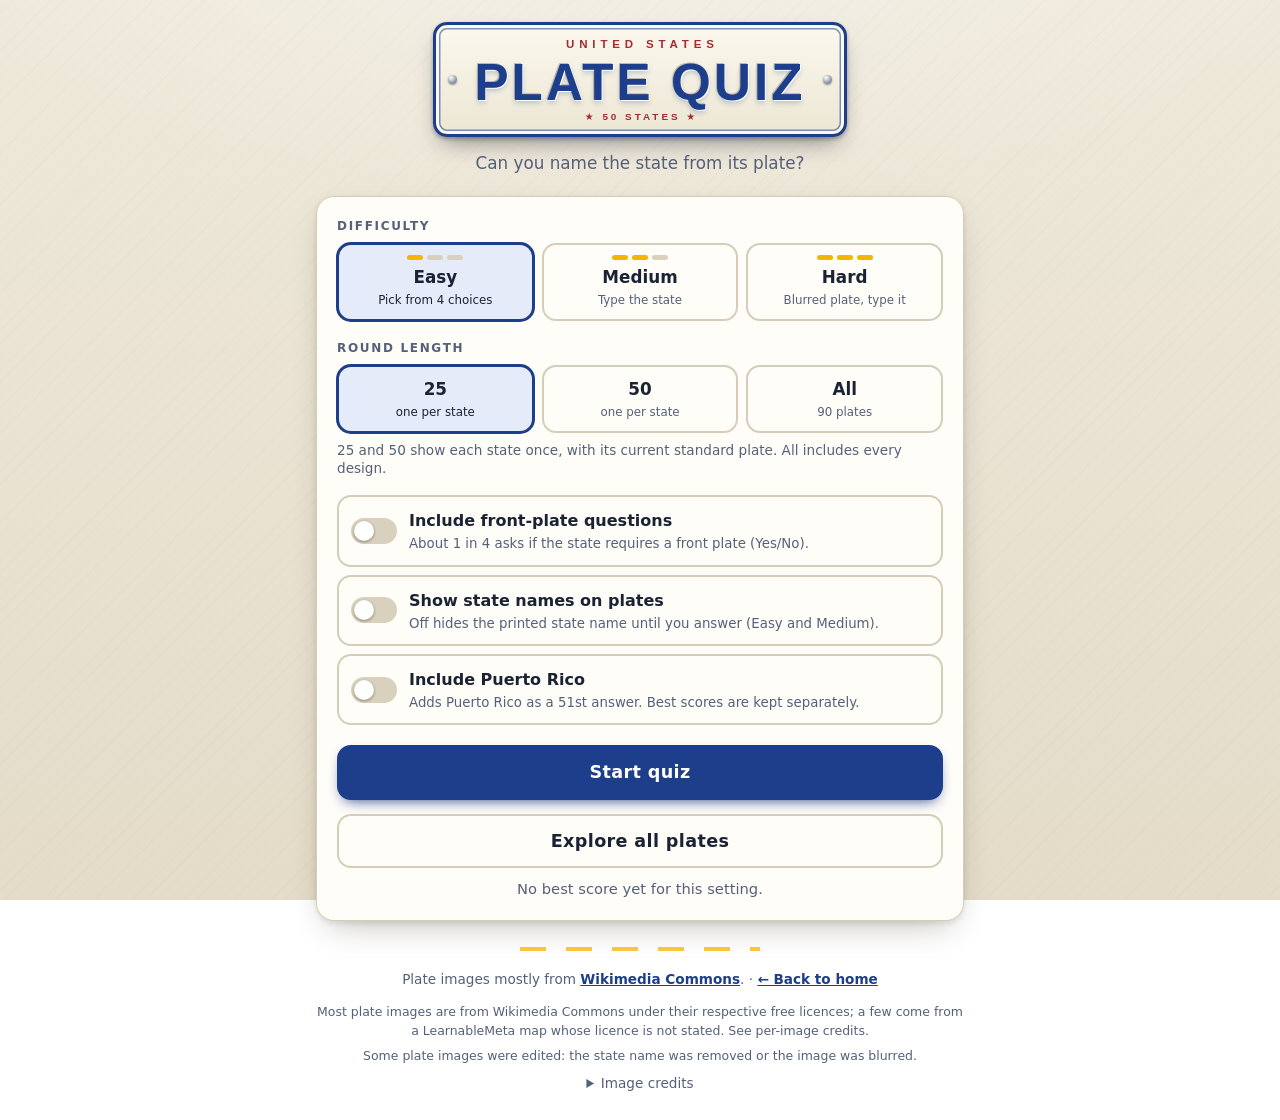
<file: plates/index.html>
<!DOCTYPE html>
<html lang="en">
<head>
<meta charset="utf-8">
<meta name="viewport" content="width=device-width, initial-scale=1">
<meta name="color-scheme" content="light dark">
<meta name="theme-color" content="#efe9db" media="(prefers-color-scheme: light)">
<meta name="theme-color" content="#0f131a" media="(prefers-color-scheme: dark)">
<link rel="icon" href="data:image/svg+xml,%3Csvg xmlns='http://www.w3.org/2000/svg' viewBox='0 0 64 40'%3E%3Crect x='1' y='1' width='62' height='38' rx='6' fill='%23f7f3e6' stroke='%231d3e8a' stroke-width='3'/%3E%3Crect x='5' y='5' width='54' height='30' rx='3' fill='none' stroke='%231d3e8a' stroke-width='1' opacity='.5'/%3E%3Ctext x='32' y='27' font-family='Arial Black,Arial,sans-serif' font-weight='900' font-size='19' text-anchor='middle' fill='%231d3e8a'%3EUSA%3C/text%3E%3Ccircle cx='9' cy='9' r='2' fill='%23888'/%3E%3Ccircle cx='55' cy='9' r='2' fill='%23888'/%3E%3C/svg%3E">
<meta name="description" content="Name the US state from its license plate. Easy, medium and hard modes with plate trivia.">
<title>US License Plate Quiz</title>
<link rel="stylesheet" href="style.css">
</head>
<body data-screen="start">
<main class="app">
  <header class="top">
    <button type="button" id="home-btn" class="home-btn" hidden>&larr; Home</button>
    <h1 class="mark" aria-label="US License Plate Quiz">
      <span class="mark-bolt l" aria-hidden="true"></span><span class="mark-bolt r" aria-hidden="true"></span>
      <span class="mark-top" aria-hidden="true">United States</span>
      <span class="mark-main" aria-hidden="true">Plate Quiz</span>
      <span class="mark-sub" aria-hidden="true">&#9733; 50 states &#9733;</span>
    </h1>
    <p class="tagline">Can you name the state from its plate?</p>
  </header>

  <!-- START -->
  <section id="screen-start" class="card" aria-labelledby="start-h">
    <h2 id="start-h" class="sr-only">Choose your challenge</h2>

    <fieldset class="group">
      <legend>Difficulty</legend>
      <div class="seg seg-diff" id="diff-group">
        <button type="button" class="seg-btn" data-diff="easy" aria-pressed="true">
          <span class="pips" data-n="1" aria-hidden="true"><i></i><i></i><i></i></span>
          <strong>Easy</strong><span class="sub">Pick from 4 choices</span></button>
        <button type="button" class="seg-btn" data-diff="medium" aria-pressed="false">
          <span class="pips" data-n="2" aria-hidden="true"><i></i><i></i><i></i></span>
          <strong>Medium</strong><span class="sub">Type the state</span></button>
        <button type="button" class="seg-btn" data-diff="hard" aria-pressed="false">
          <span class="pips" data-n="3" aria-hidden="true"><i></i><i></i><i></i></span>
          <strong>Hard</strong><span class="sub">Blurred plate, type it</span></button>
      </div>
    </fieldset>

    <fieldset class="group">
      <legend>Round length</legend>
      <div class="seg seg-len" id="len-group">
        <button type="button" class="seg-btn" data-len="25" aria-pressed="true"><strong>25</strong><span class="sub">one per state</span></button>
        <button type="button" class="seg-btn" data-len="50" aria-pressed="false"><strong>50</strong><span class="sub">one per state</span></button>
        <button type="button" class="seg-btn" data-len="all" aria-pressed="false"><strong>All</strong><span class="sub" id="all-count">plates</span></button>
      </div>
      <p class="help">25 and 50 show each state once, with its current standard plate. All includes every design.</p>
    </fieldset>

    <label class="toggle">
      <input type="checkbox" id="front-toggle" role="switch">
      <span class="track" aria-hidden="true"></span>
      <span class="toggle-text"><strong>Include front-plate questions</strong>
        <small id="front-toggle-note">About 1 in 4 asks if the state requires a front plate (Yes/No).</small></span>
    </label>

    <label class="toggle">
      <input type="checkbox" id="names-toggle" role="switch">
      <span class="track" aria-hidden="true"></span>
      <span class="toggle-text"><strong>Show state names on plates</strong>
        <small id="names-toggle-note">Off hides the printed state name until you answer (Easy and Medium).</small></span>
    </label>

    <label class="toggle">
      <input type="checkbox" id="pr-toggle" role="switch">
      <span class="track" aria-hidden="true"></span>
      <span class="toggle-text"><strong>Include Puerto Rico</strong>
        <small id="pr-toggle-note">Adds Puerto Rico as a 51st answer. Best scores are kept separately.</small></span>
    </label>

    <button type="button" id="start-btn" class="btn primary big">Start quiz</button>
    <button type="button" id="explore-btn" class="btn big explore-btn">Explore all plates</button>
    <p id="best-line" class="best" aria-live="polite"></p>
    <p id="load-error" class="error" role="alert" hidden></p>
  </section>

  <!-- QUIZ -->
  <section id="screen-quiz" class="card" aria-label="Quiz" hidden>
    <div class="hud">
      <span id="progress" class="pill">1/10</span>
      <span id="diff-label" class="pill subtle">Easy</span>
      <span class="grow"></span>
      <span id="streak" class="pill streak" hidden><svg viewBox="0 0 24 24" width="14" height="14" aria-hidden="true"><path fill="currentColor" d="M13.5 1s1 4-2 7c-2 2-5 4-5 8a7 7 0 0 0 14 0c0-3-1.5-5-3-6.500.3 2-.5 3.500-1.500 4C15 9 14 4 13.500 1z"/></svg><span id="streak-n">2</span></span>
      <span id="score" class="pill score">Score 0</span>
    </div>
    <div class="progress-bar" aria-hidden="true"><div id="progress-fill"></div></div>

    <div class="plate-frame" id="plate-frame">
      <div id="plate-holder" class="plate-holder"></div>
    </div>
    <p id="q-prompt" class="prompt" hidden></p>
    <p id="plate-hint" class="hint"></p>
    <div class="blur-row"><button type="button" id="blur-btn" class="ghost-btn" aria-pressed="false" hidden>Blur plate</button></div>

    <div id="easy-area" class="choices" role="group" aria-label="Answer choices" hidden></div>

    <form id="type-area" class="typing" autocomplete="off" hidden>
      <label for="answer" class="sr-only">State name</label>
      <div class="combo">
        <input id="answer" type="text" role="combobox" aria-autocomplete="list" aria-expanded="false"
               aria-controls="suggest" autocomplete="off" autocapitalize="words" autocorrect="off"
               spellcheck="false" enterkeyhint="go" placeholder="Type a state name...">
        <ul id="suggest" class="suggest" role="listbox" hidden></ul>
      </div>
      <button type="submit" id="submit-btn" class="btn primary">Answer</button>
    </form>
    <p id="type-msg" class="hint warn" hidden></p>

    <div id="feedback" class="feedback" role="status" aria-live="assertive"></div>
    <button type="button" id="next-btn" class="btn primary big" hidden>Next</button>

    <aside id="info" class="info" aria-label="About this state's plate" hidden>
      <div class="info-head">
        <h3><span id="info-state"></span></h3>
        <span id="info-label" class="chip" hidden></span>
      </div>
      <p id="info-nick" class="nick" hidden></p>
      <div id="info-fact-wrap" class="fact" hidden>
        <p class="eyebrow">Did you know?</p>
        <p id="info-fact"></p>
        <button type="button" id="info-more" class="btn small">Another fact</button>
      </div>
      <p id="info-designs" class="designs" hidden></p>
      <p id="info-front" class="front" hidden></p>
      <div id="info-strip" class="strip" hidden>
        <p class="eyebrow">Compare designs</p>
        <div id="strip-list" class="strip-list" role="group" aria-label="Plate designs for this state"></div>
      </div>
    </aside>
  </section>

  <!-- END -->
  <section id="screen-end" class="card end" aria-labelledby="end-h" hidden>
    <h2 id="end-h" class="sr-only">Results</h2>
    <div class="ring" id="ring" style="--p:0">
      <div class="ring-in">
        <div id="final-score" class="final-score">0/0</div>
        <div id="final-pct" class="final-pct">0%</div>
      </div>
    </div>
    <p id="rank" class="rank"></p>
    <p id="rank-sub" class="rank-sub"></p>
    <p id="streak-final" class="best"></p>
    <p id="best-result" class="best"></p>
    <div id="missed-wrap" hidden>
      <h3>Missed plates</h3>
      <ul id="missed" class="missed"></ul>
    </div>
    <div class="row">
      <button type="button" id="again-btn" class="btn primary">Play again</button>
      <button type="button" id="change-btn" class="btn">Change difficulty</button>
      <button type="button" id="share-btn" class="btn">Share result</button>
    </div>
    <p id="share-msg" class="best" role="status" aria-live="polite"></p>
  </section>

  <!-- EXPLORE -->
  <section id="screen-explore" class="card explore" aria-labelledby="explore-h" hidden>
    <div class="explore-head">
      <h2 id="explore-h">All plates <span id="explore-count" class="count"></span></h2>
      <div class="seg seg-view" id="view-group" role="group" aria-label="View mode">
        <button type="button" class="seg-btn" data-view="state" aria-pressed="true"><strong>By state</strong><span class="sub">every design, grouped</span></button>
        <button type="button" class="seg-btn" data-view="grid" aria-pressed="false"><strong>Grid</strong><span class="sub">all plates together</span></button>
      </div>
    </div>
    <div class="explore-tools">
      <label class="sr-only" for="explore-filter">Filter by state</label>
      <input id="explore-filter" class="filter" type="search" placeholder="Filter by state..." autocomplete="off" spellcheck="false">
      <div class="seg seg-names" id="names-group" role="group" aria-label="Plate display" hidden>
        <button type="button" class="seg-btn" data-names="names" aria-pressed="true"><strong>With names</strong></button>
        <button type="button" class="seg-btn" data-names="hidden" aria-pressed="false"><strong>No names</strong></button>
        <button type="button" class="seg-btn" data-names="blur" aria-pressed="false"><strong>Blurred</strong></button>
      </div>
    </div>
    <div id="explore-list" class="explore-list"></div>
    <p id="explore-empty" class="best" hidden>No state matches that filter.</p>
  </section>
</main>

<dialog id="plate-dialog" class="plate-dialog" aria-labelledby="dlg-title">
  <img id="dlg-img" alt="">
  <div class="dlg-body">
    <p id="dlg-title" class="dlg-title"></p>
    <p id="dlg-sub" class="dlg-sub"></p>
  </div>
  <form method="dialog"><button class="btn dlg-close" aria-label="Close">Close</button></form>
</dialog>

<footer class="foot">
  <p>Plate images mostly from <a href="https://commons.wikimedia.org/" target="_blank" rel="noopener">Wikimedia Commons</a>. &middot; <a href="../">&larr; Back to home</a></p>
  <p class="fine">Most plate images are from Wikimedia Commons under their respective free licences; a few come from a LearnableMeta map whose licence is not stated. See per-image credits.</p>
  <p class="fine">Some plate images were edited: the state name was removed or the image was blurred.</p>
  <details class="credits">
    <summary>Image credits</summary>
    <ul id="credits-list"></ul>
  </details>
</footer>

<script src="data.js"></script>
<script src="facts.js"></script>
<script src="app.js"></script>
</body>
</html>
</file>
<file: plates/style.css>
/* ===== Tokens ===== */
:root{
  --bg:#efe9db; --bg2:#e4dcc9;
  --card:#fffdf8; --text:#1a2233; --muted:#55607a; --border:#d6cdb8;
  --primary:#1d3e8a; --primary-text:#ffffff; --primary-soft:#e5ebf8;
  --yellow:#f4b400; --yellow-text:#1f1700;
  --good:#11662f; --good-bg:#def3e4; --bad:#a1151d; --bad-bg:#fbe3e3;
  --track:#d9d1bd; --shadow:0 14px 34px -14px rgba(40,30,10,.35), 0 2px 6px rgba(40,30,10,.1);
  --mat:#262b34;
  --radius:18px;
  --font-display:"Arial Black","Segoe UI Black","Helvetica Neue",Arial,system-ui,sans-serif;
  --font:system-ui,-apple-system,"Segoe UI",Roboto,Helvetica,Arial,sans-serif;
}
@media (prefers-color-scheme: dark){
  :root{
    --bg:#0f131a; --bg2:#0a0d12;
    --card:#171d28; --text:#eef2f8; --muted:#a9b5c9; --border:#313b4d;
    --primary:#8db2ff; --primary-text:#0a1226; --primary-soft:#1f2c47;
    --yellow:#ffc933; --yellow-text:#1f1700;
    --good:#86e8a6; --good-bg:#11321e; --bad:#ffa3a8; --bad-bg:#3a1418;
    --track:#2a3446; --shadow:0 14px 34px -14px rgba(0,0,0,.8), 0 2px 6px rgba(0,0,0,.4);
    --mat:#0c0f14;
  }
}
*{box-sizing:border-box}
html{-webkit-text-size-adjust:100%}
body{margin:0;color:var(--text);font:16px/1.5 var(--font);min-height:100vh;display:flex;flex-direction:column;
  background:
    radial-gradient(1200px 500px at 50% -10%, rgba(255,255,255,.35), transparent 60%),
    linear-gradient(180deg,var(--bg),var(--bg2));
  background-attachment:fixed}
@media (prefers-color-scheme: dark){
  body{background:radial-gradient(1000px 500px at 50% -10%, rgba(80,120,200,.18), transparent 60%),linear-gradient(180deg,var(--bg),var(--bg2));background-attachment:fixed}
}
[hidden]{display:none!important}
.sr-only{position:absolute;width:1px;height:1px;overflow:hidden;clip:rect(0 0 0 0);white-space:nowrap}
:focus-visible{outline:3px solid var(--primary);outline-offset:3px}
button{-webkit-tap-highlight-color:transparent}

.app{width:100%;max-width:680px;margin:0 auto;padding:22px 16px 8px;flex:1}

/* ===== Wordmark / hero ===== */
.top{text-align:center;margin-bottom:20px}
.mark{position:relative;display:inline-flex;flex-direction:column;align-items:center;margin:0;
  padding:14px 38px 12px;border-radius:14px;color:#1d3e8a;
  font-family:var(--font-display);text-transform:uppercase;line-height:1;
  background:linear-gradient(180deg,#fbf8ee,#ece6d3);
  border:3px solid #1d3e8a;
  box-shadow:inset 0 0 0 3px #fbf8ee, inset 0 0 0 4.5px rgba(29,62,138,.55), 0 12px 24px -10px rgba(10,20,40,.55), 0 2px 4px rgba(10,20,40,.3)}
.mark-top{font-size:.72rem;letter-spacing:.42em;margin-right:-.42em;color:#a82a30}
.mark-main{font-size:clamp(2rem,10vw,3.2rem);letter-spacing:.06em;margin:6px 0 4px;
  text-shadow:1px 1px 0 rgba(255,255,255,.95),-1px -1px 0 rgba(0,0,0,.22),0 3px 5px rgba(29,62,138,.25)}
.mark-sub{font-size:.62rem;letter-spacing:.3em;margin-right:-.3em;color:#a82a30}
.mark-bolt{position:absolute;top:50%;width:9px;height:9px;margin-top:-4px;border-radius:50%;
  background:radial-gradient(circle at 35% 30%,#fff,#8e98a8 60%,#5b6472);box-shadow:0 1px 2px rgba(0,0,0,.4)}
.mark-bolt.l{left:12px}.mark-bolt.r{right:12px}
.tagline{margin:14px 0 0;color:var(--muted);font-size:1.05rem}
body:not([data-screen="start"]) .tagline{display:none}
body:not([data-screen="start"]) .top{margin-bottom:14px}
body:not([data-screen="start"]) .mark{padding:7px 26px 6px}
body:not([data-screen="start"]) .mark-main{font-size:1.25rem;margin:3px 0 2px}
body:not([data-screen="start"]) .mark-top,body:not([data-screen="start"]) .mark-sub{display:none}
body:not([data-screen="start"]) .mark-bolt{width:7px;height:7px;margin-top:-3px;left:auto}
body:not([data-screen="start"]) .mark-bolt.l{left:9px}
body:not([data-screen="start"]) .mark-bolt.r{right:9px}

h2{margin:0 0 12px;font-size:1.25rem}
h3{margin:18px 0 10px;font-size:1.05rem}
.card{background:var(--card);border:1px solid var(--border);border-radius:var(--radius);
  box-shadow:var(--shadow);padding:20px}
@media (max-width:420px){.card{padding:16px}}

/* ===== Start screen ===== */
fieldset.group{border:0;padding:0;margin:0 0 18px;min-width:0}
legend{font-size:.75rem;font-weight:800;letter-spacing:.14em;text-transform:uppercase;color:var(--muted);margin-bottom:8px;padding:0}
.seg{display:grid;gap:8px}
.seg-diff,.seg-len{grid-template-columns:repeat(3,1fr)}
.seg-btn{font:inherit;color:var(--text);background:var(--card);border:2px solid var(--border);
  border-radius:14px;padding:10px 6px 11px;cursor:pointer;display:flex;flex-direction:column;gap:3px;
  align-items:center;text-align:center;min-height:62px;transition:transform .15s,border-color .15s,background .15s,box-shadow .15s}
.seg-btn strong{font-size:1.05rem}
.seg-btn .sub{font-size:.74rem;line-height:1.25;color:var(--muted)}
.seg-btn:hover{border-color:var(--primary);transform:translateY(-1px)}
.seg-btn[aria-pressed="true"]{border-color:var(--primary);background:var(--primary-soft);box-shadow:0 0 0 1px var(--primary)}
.seg-btn[aria-pressed="true"] .sub{color:var(--text)}
.pips{display:flex;gap:4px;margin-bottom:2px}
.pips i{width:16px;height:5px;border-radius:3px;background:var(--track)}
.pips[data-n="1"] i:nth-child(-n+1),.pips[data-n="2"] i:nth-child(-n+2),.pips[data-n="3"] i{background:var(--yellow)}

.toggle{display:flex;gap:12px;align-items:center;margin:0 0 6px;padding:12px;border:2px solid var(--border);border-radius:14px;cursor:pointer;position:relative}
.toggle:has(input:checked){border-color:var(--primary);background:var(--primary-soft)}
.toggle:has(input:focus-visible){outline:3px solid var(--primary);outline-offset:3px}
.toggle input{position:absolute;opacity:0;width:1px;height:1px}
.toggle .track{flex:none;width:46px;height:26px;border-radius:13px;background:var(--track);position:relative;transition:background .2s}
.toggle .track::after{content:"";position:absolute;top:3px;left:3px;width:20px;height:20px;border-radius:50%;background:#fff;box-shadow:0 1px 3px rgba(0,0,0,.4);transition:transform .2s}
.toggle input:checked + .track{background:var(--primary)}
.toggle input:checked + .track::after{transform:translateX(20px)}
.toggle input:disabled ~ .toggle-text{opacity:.55}
.toggle-text small{display:block;color:var(--muted);line-height:1.3;margin-top:2px}

.btn{font:inherit;font-weight:800;color:var(--text);background:var(--card);border:2px solid var(--border);
  border-radius:14px;padding:12px 18px;cursor:pointer;min-height:48px;transition:transform .12s,filter .15s,border-color .15s}
.btn:hover{border-color:var(--primary)}
.btn:active{transform:translateY(1px)}
.btn.primary{background:var(--primary);border-color:var(--primary);color:var(--primary-text);
  box-shadow:0 6px 14px -6px var(--primary)}
.btn.primary:hover{filter:brightness(1.1)}
.btn.big{width:100%;font-size:1.1rem;margin-top:14px;letter-spacing:.02em}
.btn:disabled{opacity:.6;cursor:default}
.row{display:flex;gap:10px;flex-wrap:wrap;margin-top:20px}
.row .btn{flex:1 1 150px}
.best{margin:10px 0 0;color:var(--muted);font-size:.92rem;min-height:1.4em;text-align:center}
.error{color:var(--bad);font-weight:600;text-align:center}

/* ===== HUD ===== */
.hud{display:flex;gap:6px;align-items:center}
.grow{flex:1}
.pill{background:var(--primary-soft);padding:4px 11px;border-radius:99px;font-weight:800;font-size:.9rem;white-space:nowrap}
.pill.subtle{background:transparent;border:1px solid var(--border);color:var(--muted);font-weight:700}
.pill.score{background:var(--yellow);color:var(--yellow-text)}
.pill.streak{display:inline-flex;align-items:center;gap:4px;background:#ff7a1a;color:#1f0b00}
.pill.bump{animation:bump .35s}
.progress-bar{height:8px;background:var(--track);border-radius:9px;margin:12px 0 16px;overflow:hidden}
#progress-fill{height:100%;width:0;border-radius:9px;
  background:repeating-linear-gradient(90deg,var(--primary) 0 14px,transparent 14px 18px),var(--primary);
  background-blend-mode:normal;transition:width .45s cubic-bezier(.2,.8,.2,1)}

/* ===== Plate frame ===== */
.plate-frame{position:relative;padding:16px;max-width:560px;margin-inline:auto;border-radius:20px;
  background:linear-gradient(155deg,#e9edf2 0%,#a5afbd 38%,#7d8797 55%,#c7cfda 100%);
  box-shadow:inset 0 1px 0 rgba(255,255,255,.85),inset 0 -2px 3px rgba(0,0,0,.25),
    0 18px 30px -12px rgba(10,20,40,.55),0 4px 8px rgba(10,20,40,.25);
  transition:box-shadow .3s}
.plate-frame::before,.plate-frame::after{content:"";position:absolute;top:5px;width:9px;height:9px;border-radius:50%;
  background:radial-gradient(circle at 35% 30%,#fff,#8e98a8 55%,#4d5563);box-shadow:0 1px 2px rgba(0,0,0,.45)}
.plate-frame::before{left:50%;margin-left:-60px}
.plate-frame::after{right:50%;margin-right:-60px}
.plate-frame.ok{box-shadow:inset 0 1px 0 rgba(255,255,255,.85),inset 0 -2px 3px rgba(0,0,0,.25),0 0 0 4px var(--good),0 18px 30px -12px rgba(10,20,40,.55)}
.plate-frame.bad{box-shadow:inset 0 1px 0 rgba(255,255,255,.85),inset 0 -2px 3px rgba(0,0,0,.25),0 0 0 4px var(--bad),0 18px 30px -12px rgba(10,20,40,.55)}
.plate-frame.enter{animation:qin .5s cubic-bezier(.2,.8,.2,1)}
.plate-holder{position:relative;width:100%;aspect-ratio:2/1;border-radius:8px;overflow:hidden;
  background:var(--mat);display:flex;align-items:center;justify-content:center;
  box-shadow:0 0 0 1px rgba(0,0,0,.5),inset 0 2px 8px rgba(0,0,0,.45)}
.plate-holder::after{content:"";position:absolute;inset:0;pointer-events:none;
  background:linear-gradient(115deg,rgba(255,255,255,.2),rgba(255,255,255,0) 38%)}
.plate-holder img,.plate-holder canvas{width:100%;height:100%;object-fit:contain;display:block;animation:fadein .4s}
.plate-msg{color:#c9d2e0;font-weight:600;padding:12px;text-align:center}
.hint{margin:10px 0 0;text-align:center;color:var(--muted);font-size:.9rem;min-height:1.3em}
.hint.warn{color:var(--bad);font-weight:700}
.prompt{margin:14px 0 0;text-align:center;font-weight:800;font-size:1.1rem}

/* ===== Answers ===== */
.choices{display:grid;grid-template-columns:1fr 1fr;gap:10px;margin-top:14px;counter-reset:c}
@media (max-width:420px){.choices{grid-template-columns:1fr}}
.choice{counter-increment:c;font:inherit;font-weight:700;color:var(--text);background:var(--card);
  border:2px solid var(--border);border-radius:14px;padding:12px 12px 12px 48px;min-height:54px;cursor:pointer;
  position:relative;text-align:left;transition:transform .12s,border-color .15s,background .15s}
.choice::before{content:counter(c);position:absolute;left:12px;top:50%;margin-top:-13px;width:26px;height:26px;border-radius:7px;
  background:var(--primary-soft);color:var(--primary);display:grid;place-items:center;font-size:.85rem;font-weight:800}
.choice:hover:not(:disabled){border-color:var(--primary);background:var(--primary-soft);transform:translateY(-1px)}
.choice:disabled{cursor:default;opacity:.85}
.choice.correct{opacity:1;background:var(--good-bg);border-color:var(--good);color:var(--good);animation:pop .4s}
.choice.correct::before{content:"\2713";background:var(--good);color:var(--good-bg)}
.choice.wrong{opacity:1;background:var(--bad-bg);border-color:var(--bad);color:var(--bad);animation:shake .4s}
.choice.wrong::before{content:"\2715";background:var(--bad);color:var(--bad-bg)}

.typing{display:flex;gap:10px;margin-top:14px;align-items:flex-start}
.combo{position:relative;flex:1;min-width:0}
#answer{width:100%;font:inherit;font-size:1.05rem;padding:12px 14px;min-height:50px;border-radius:14px;
  border:2px solid var(--border);background:var(--card);color:var(--text)}
#answer:focus{border-color:var(--primary);outline:none;box-shadow:0 0 0 4px var(--primary-soft)}
#answer:disabled{opacity:.7}
.typing .btn{min-height:50px}
.suggest{position:absolute;left:0;right:0;top:calc(100% + 6px);z-index:5;margin:0;padding:5px;list-style:none;
  background:var(--card);border:2px solid var(--border);border-radius:14px;box-shadow:var(--shadow);
  max-height:240px;overflow-y:auto}
.suggest li{padding:10px 12px;border-radius:9px;cursor:pointer}
.suggest li[aria-selected="true"],.suggest li:hover{background:var(--primary);color:var(--primary-text)}
.suggest mark{background:none;color:inherit;font-weight:800;text-decoration:underline}

/* ===== Feedback ===== */
.feedback{margin-top:14px;border-radius:14px;font-weight:800;text-align:center}
.feedback.good,.feedback.bad{padding:12px 14px 12px 14px}
.feedback.good{background:var(--good-bg);color:var(--good);border:2px solid var(--good);animation:pop .4s}
.feedback.bad{background:var(--bad-bg);color:var(--bad);border:2px solid var(--bad);animation:shake .45s}
.feedback.good::before,.feedback.bad::before{display:inline-grid;place-items:center;width:24px;height:24px;border-radius:50%;
  margin-right:8px;font-size:.85rem;vertical-align:middle;color:var(--card)}
.feedback.good::before{content:"\2713";background:var(--good)}
.feedback.bad::before{content:"\2715";background:var(--bad)}

/* ===== Info card ===== */
.info{margin-top:18px;padding:16px;border:1px solid var(--border);border-radius:16px;background:var(--primary-soft);
  border-left:6px solid var(--yellow);animation:qin .45s cubic-bezier(.2,.8,.2,1)}
.info p{margin:8px 0}
.info-head{display:flex;align-items:center;gap:10px;flex-wrap:wrap}
.info h3{margin:0;font-size:1.3rem;line-height:1.2}
.chip{font-size:.72rem;font-weight:800;letter-spacing:.06em;text-transform:uppercase;padding:3px 9px;border-radius:99px;
  background:var(--card);border:1px solid var(--primary);color:var(--primary)}
.nick{font-style:italic;color:var(--muted);margin-top:2px!important}
.eyebrow{font-size:.7rem;font-weight:800;letter-spacing:.16em;text-transform:uppercase;color:var(--muted);margin:0 0 4px!important}
.fact{margin-top:12px;padding:12px;border-radius:12px;background:var(--card);border:1px solid var(--border)}
.fact p:not(.eyebrow){margin:0 0 10px}
.btn.small{padding:6px 14px;min-height:36px;font-size:.85rem}
.designs{color:var(--muted);font-size:.93rem}
.front{display:flex;gap:10px;align-items:center;flex-wrap:wrap;font-size:.93rem}
.badge{display:inline-flex;align-items:center;gap:8px;padding:3px 12px 3px 4px;border-radius:99px;font-weight:800;font-size:.85rem;border:2px solid}
.badge::before{content:"";width:26px;height:16px;border-radius:3px;border:2px solid currentColor;
  background:linear-gradient(currentColor,currentColor) center/60% 2px no-repeat;opacity:.9}
.badge.yes{color:var(--good);background:var(--good-bg);border-color:var(--good)}
.badge.no{color:var(--bad);background:var(--bad-bg);border-color:var(--bad)}
.badge.no::before{background:none;border-style:dashed}

/* ===== End screen ===== */
.end{text-align:center}
.ring{--p:0;position:relative;width:min(220px,64vw);aspect-ratio:1;margin:8px auto 14px;border-radius:50%;
  background:conic-gradient(var(--yellow) calc(var(--p)*1%),var(--track) 0);
  display:grid;place-items:center;box-shadow:0 10px 24px -10px rgba(0,0,0,.4)}
.ring-in{width:80%;aspect-ratio:1;border-radius:50%;background:var(--card);display:flex;flex-direction:column;align-items:center;justify-content:center;
  box-shadow:inset 0 2px 6px rgba(0,0,0,.18)}
.final-score{font-family:var(--font-display);font-size:clamp(2.4rem,12vw,3.4rem);line-height:1}
.final-pct{font-size:1.1rem;color:var(--muted);font-weight:700;margin-top:4px}
.rank{font-family:var(--font-display);font-size:1.5rem;margin:6px 0 2px;text-transform:uppercase;letter-spacing:.04em;color:var(--primary)}
.rank-sub{margin:0 0 6px;color:var(--muted)}
.end h3{text-align:left}
.missed{list-style:none;margin:0;padding:0;display:grid;gap:8px;text-align:left}
.missed li{display:flex;gap:12px;align-items:center;border:1px solid var(--border);border-radius:14px;padding:8px;background:var(--card)}
.missed img{width:104px;height:52px;object-fit:contain;background:var(--mat);border-radius:6px;flex:none}
.missed .bad{color:var(--bad);font-weight:700}
.missed .good{color:var(--good);font-weight:700}
.missed div{min-width:0;overflow-wrap:anywhere}
.missed .qline{font-size:.82rem;color:var(--muted)}

/* ===== Footer ===== */
.foot{max-width:680px;width:100%;margin:0 auto;padding:18px 16px 26px;color:var(--muted);font-size:.85rem;text-align:center}
.foot a{color:var(--primary);font-weight:600}
.credits{text-align:left;margin-top:8px}
.credits summary{cursor:pointer;text-align:center}
.credits ul{max-height:240px;overflow:auto;padding-left:18px;font-size:.78rem;overflow-wrap:anywhere}

/* ===== Motion ===== */
@keyframes qin{from{opacity:0;transform:translateY(16px) scale(.98)}to{opacity:1;transform:none}}
@keyframes fadein{from{opacity:0}to{opacity:1}}
@keyframes pop{0%{transform:scale(.92)}60%{transform:scale(1.04)}100%{transform:scale(1)}}
@keyframes shake{0%,100%{transform:translateX(0)}20%{transform:translateX(-7px)}40%{transform:translateX(6px)}60%{transform:translateX(-4px)}80%{transform:translateX(3px)}}
@keyframes bump{0%{transform:scale(1)}40%{transform:scale(1.25)}100%{transform:scale(1)}}
/* ===== Round 4 ===== */
body::before{content:"";position:fixed;inset:0;z-index:-1;pointer-events:none;opacity:.5;
  background:repeating-linear-gradient(135deg,rgba(0,0,0,.025) 0 1px,transparent 1px 9px)}
@media (prefers-color-scheme: dark){body::before{background:repeating-linear-gradient(135deg,rgba(255,255,255,.025) 0 1px,transparent 1px 9px)}}
.foot::before{content:"";display:block;height:4px;margin:0 auto 18px;max-width:240px;opacity:.75;
  background:repeating-linear-gradient(90deg,var(--yellow) 0 26px,transparent 26px 46px)}
.foot .fine{font-size:.78rem;margin:6px 0 0}
.plate-holder img.blurred{filter:contrast(1.25) saturate(1.2)}
.suggest{padding:6px;border-radius:16px;border-color:var(--primary);max-height:232px;overscroll-behavior:contain;
  box-shadow:0 20px 40px -12px rgba(10,20,40,.5),0 2px 6px rgba(10,20,40,.2)}
.suggest li{padding:11px 14px;border-radius:10px;font-weight:600}
.suggest li + li{margin-top:2px}
.suggest li[aria-selected="true"]{background:var(--primary);color:var(--primary-text)}
.suggest li:hover:not([aria-selected="true"]){background:var(--primary-soft)}
.suggest.up{top:auto;bottom:calc(100% + 6px)}
.strip{margin-top:14px}
.strip-list{display:grid;gap:8px;grid-template-columns:repeat(auto-fill,minmax(92px,1fr))}
.thumb{font:inherit;display:flex;flex-direction:column;align-items:center;gap:4px;padding:6px;border-radius:12px;cursor:pointer;
  background:var(--card);border:2px solid var(--border);color:var(--text);width:100%;transition:border-color .15s,transform .12s}
.thumb:hover{border-color:var(--primary);transform:translateY(-1px)}
.thumb[aria-pressed="true"]{border-color:var(--primary);box-shadow:0 0 0 1px var(--primary)}
.thumb img{width:100%;aspect-ratio:2/1;object-fit:contain;background:var(--mat);border-radius:6px;display:block}
.thumb span{font-size:.72rem;font-weight:700;line-height:1.2;text-align:center;overflow-wrap:anywhere}
.row .btn{flex:1 1 130px}
@media (prefers-reduced-motion:reduce){
  *,*::before,*::after{animation:none!important;transition:none!important}
}

#share-btn{flex-basis:100%}

.plate-holder img,.plate-holder canvas{position:absolute;inset:0}
.plate-holder img.layer{animation:none}
.toggle + .toggle{margin-top:8px}

.help{margin:8px 0 0;color:var(--muted);font-size:.85rem;line-height:1.35}

.blur-row{display:flex;justify-content:center;margin:6px 0 2px}
#blur-btn{font:inherit;font-size:.88rem;font-weight:600;padding:6px 14px;border-radius:999px;border:1px solid var(--line,rgba(128,128,128,.4));background:transparent;color:inherit;cursor:pointer}
#blur-btn[aria-pressed="true"]{background:var(--accent,#2a6df4);border-color:transparent;color:#fff}
#blur-btn:disabled{opacity:.45;cursor:default}
#blur-btn:focus-visible{outline:2px solid var(--accent,#2a6df4);outline-offset:2px}

.top{position:relative}
.home-btn{position:absolute;left:0;top:0;font:inherit;font-size:.88rem;font-weight:600;padding:6px 12px;border-radius:999px;border:1px solid rgba(128,128,128,.4);background:transparent;color:inherit;cursor:pointer}
.home-btn:hover{background:rgba(128,128,128,.14)}
.home-btn:focus-visible{outline:2px solid var(--accent,#2a6df4);outline-offset:2px}
@media (max-width:560px){.home-btn{position:static;display:block;margin:0 auto 10px}.home-btn[hidden]{display:none}}
.choices:focus{outline:none}

/* ===== Explore all plates ===== */
.explore-btn{margin-top:10px}
body[data-screen="explore"] .app{max-width:1280px}
.explore-head{display:flex;flex-wrap:wrap;gap:12px 20px;align-items:center;justify-content:space-between;margin-bottom:12px}
.explore-head h2{margin:0}
.explore-head .count{font-size:.9rem;font-weight:600;color:var(--muted);margin-left:6px}
.seg-view{grid-template-columns:repeat(2,minmax(130px,1fr));flex:0 1 340px}
.seg-view .seg-btn{min-height:0;padding:8px 10px}
@media (max-width:560px){.seg-view{flex-basis:100%}}
.filter{font:inherit;width:100%;padding:10px 14px;border-radius:12px;border:2px solid var(--border);
  background:var(--card);color:var(--text);margin-bottom:16px}
.filter:focus{outline:none;border-color:var(--primary)}

.ex-plate,.ex-tile{font:inherit;color:var(--text);background:var(--card);border:2px solid var(--border);border-radius:12px;
  padding:6px;cursor:zoom-in;display:flex;flex-direction:column;gap:5px;width:100%;transition:border-color .15s,transform .12s}
.ex-plate:hover,.ex-tile:hover{border-color:var(--primary);transform:translateY(-1px)}
.ex-plate img,.ex-tile img{width:100%;aspect-ratio:2/1;object-fit:contain;background:var(--mat);border-radius:7px;display:block}
.ex-cap{font-size:.8rem;font-weight:700;line-height:1.25;text-align:center;overflow-wrap:anywhere}
.ex-main{font-style:normal;font-size:.65rem;font-weight:800;letter-spacing:.08em;text-transform:uppercase;
  padding:1px 6px;border-radius:99px;background:var(--yellow);color:var(--yellow-text);vertical-align:1px}

/* By state: one card per state, cards flow side by side */
.explore-list.view-state{display:grid;gap:12px;grid-template-columns:repeat(auto-fill,minmax(340px,1fr));align-items:start}
@media (max-width:480px){.explore-list.view-state{grid-template-columns:1fr}}
.ex-state{padding:12px;border:1px solid var(--border);border-radius:14px;background:var(--primary-soft)}
.ex-state .ex-plate{background:var(--card)}
.ex-head{display:flex;flex-wrap:wrap;align-items:center;gap:6px 12px;margin-bottom:10px}
.ex-head h3{margin:0;font-size:1.15rem}
.ex-nick{font-style:italic;color:var(--muted);font-size:.92rem}
.ex-head .badge{font-size:.75rem;padding:2px 10px 2px 3px}
.ex-head .badge::before{width:20px;height:12px}
.ex-variants{display:grid;gap:8px;grid-template-columns:repeat(auto-fill,minmax(150px,1fr))}
@media (max-width:480px){.ex-variants{grid-template-columns:repeat(2,1fr);gap:8px}}

/* Grid: as many plates as fit */
.explore-list.view-grid{display:grid;gap:5px;grid-template-columns:repeat(auto-fill,minmax(112px,1fr))}
.view-grid .ex-tile{padding:3px;gap:2px;border-width:1px;border-radius:8px}
.view-grid .ex-tile img{border-radius:5px}
.view-grid .ex-cap{font-size:.64rem;white-space:nowrap;overflow:hidden;text-overflow:ellipsis;font-weight:700;color:var(--muted)}
@media (max-width:480px){.explore-list.view-grid{grid-template-columns:repeat(3,1fr);gap:4px}}

/* Larger view of one plate */
.plate-dialog{padding:0;border:0;border-radius:16px;background:var(--card);color:var(--text);
  width:min(92vw,760px);box-shadow:0 30px 60px -20px rgba(0,0,0,.6)}
.plate-dialog::backdrop{background:rgba(8,12,20,.72)}
.plate-dialog img{display:block;width:100%;height:auto;background:var(--mat)}
.dlg-body{padding:12px 16px 0}
.dlg-title{margin:0;font-size:1.2rem;font-weight:800}
.dlg-sub{margin:2px 0 0;color:var(--muted)}
.plate-dialog form{padding:12px 16px 16px;display:flex;justify-content:flex-end}

/* Explore tools row: filter + hide-names toggle */
.explore-tools{display:flex;flex-wrap:wrap;gap:10px;align-items:stretch;margin-bottom:16px}
.explore-tools .filter{flex:1 1 240px;margin-bottom:0}
.seg-names{grid-template-columns:repeat(3,auto);gap:6px;flex:0 0 auto}
.seg-names .seg-btn{min-height:0;padding:8px 14px;border-radius:12px}
.seg-names .seg-btn strong{font-size:.9rem;white-space:nowrap}
@media (max-width:560px){.seg-names{flex-basis:100%;grid-template-columns:repeat(3,1fr)}}
/* blurred tiles: same punch-up as the quiz's blurred plate */
.ex-tile.is-blur img{filter:contrast(1.25) saturate(1.2)}
</file>
